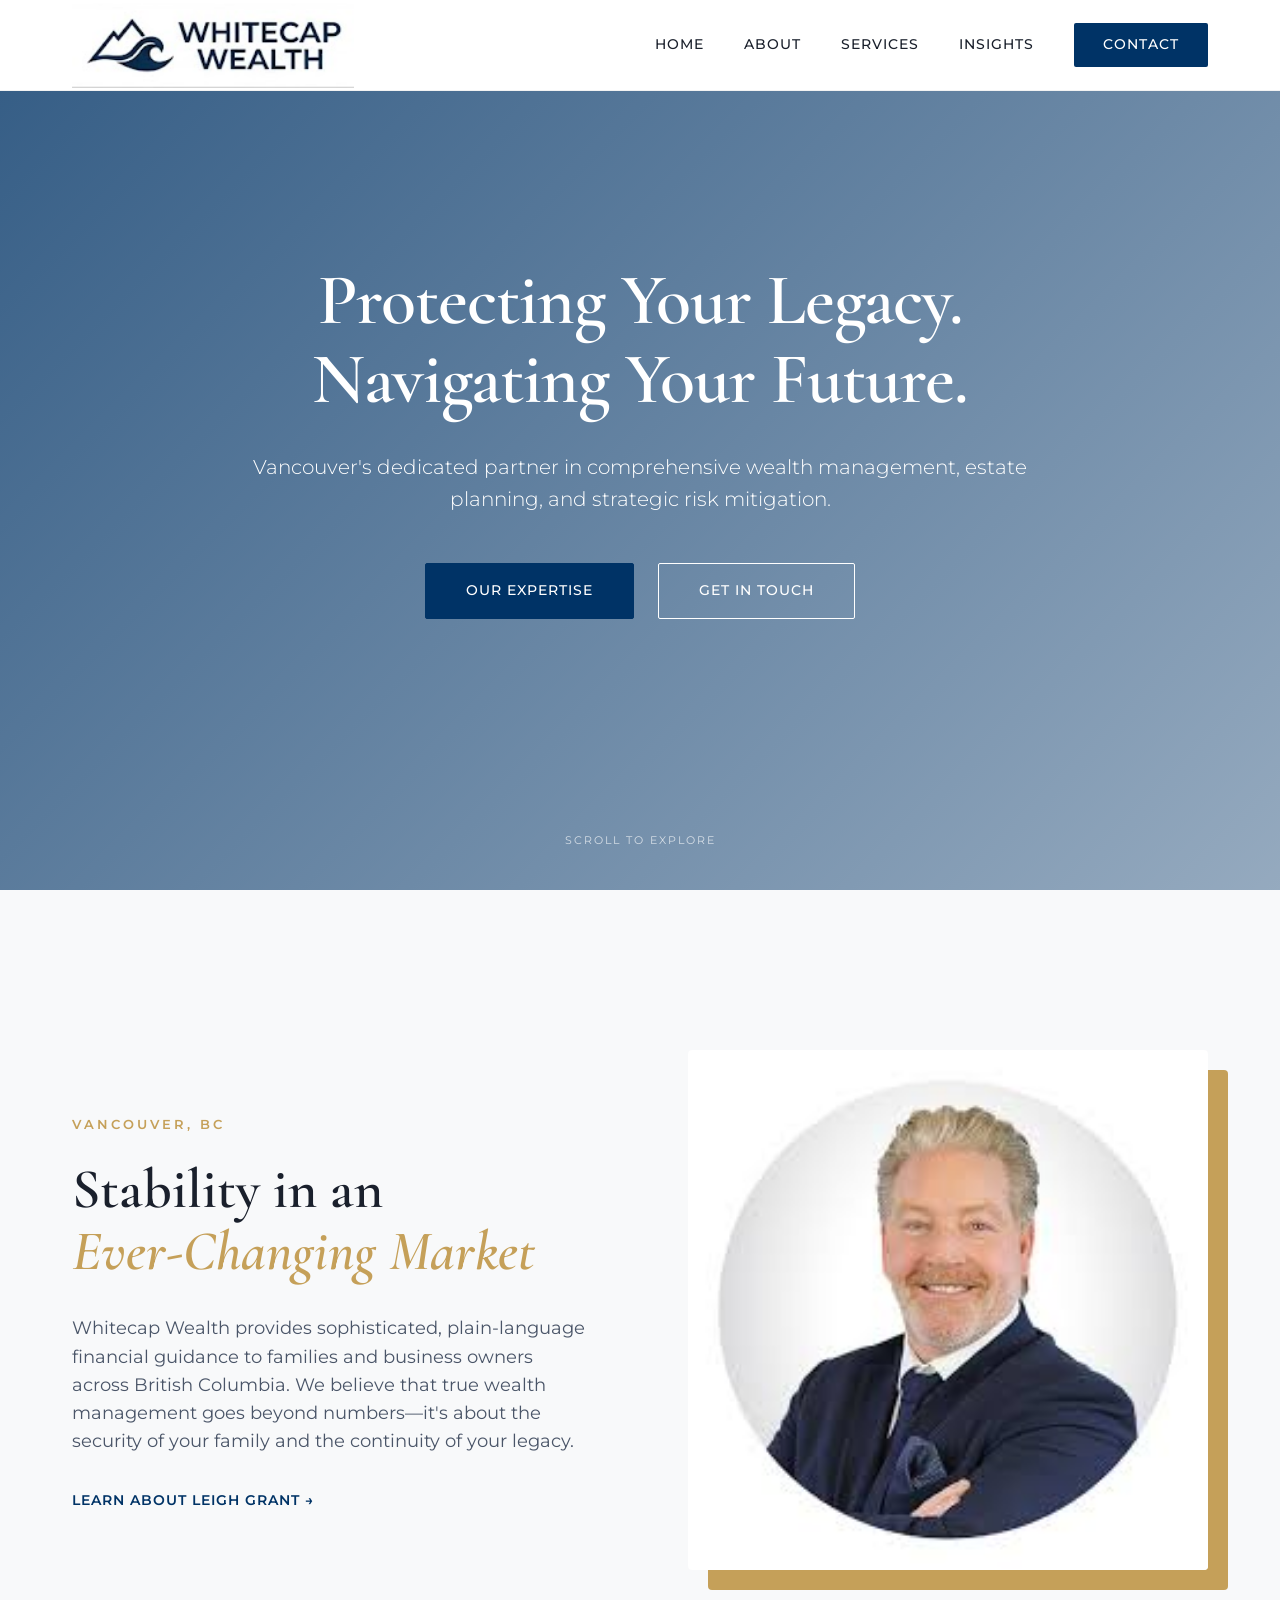
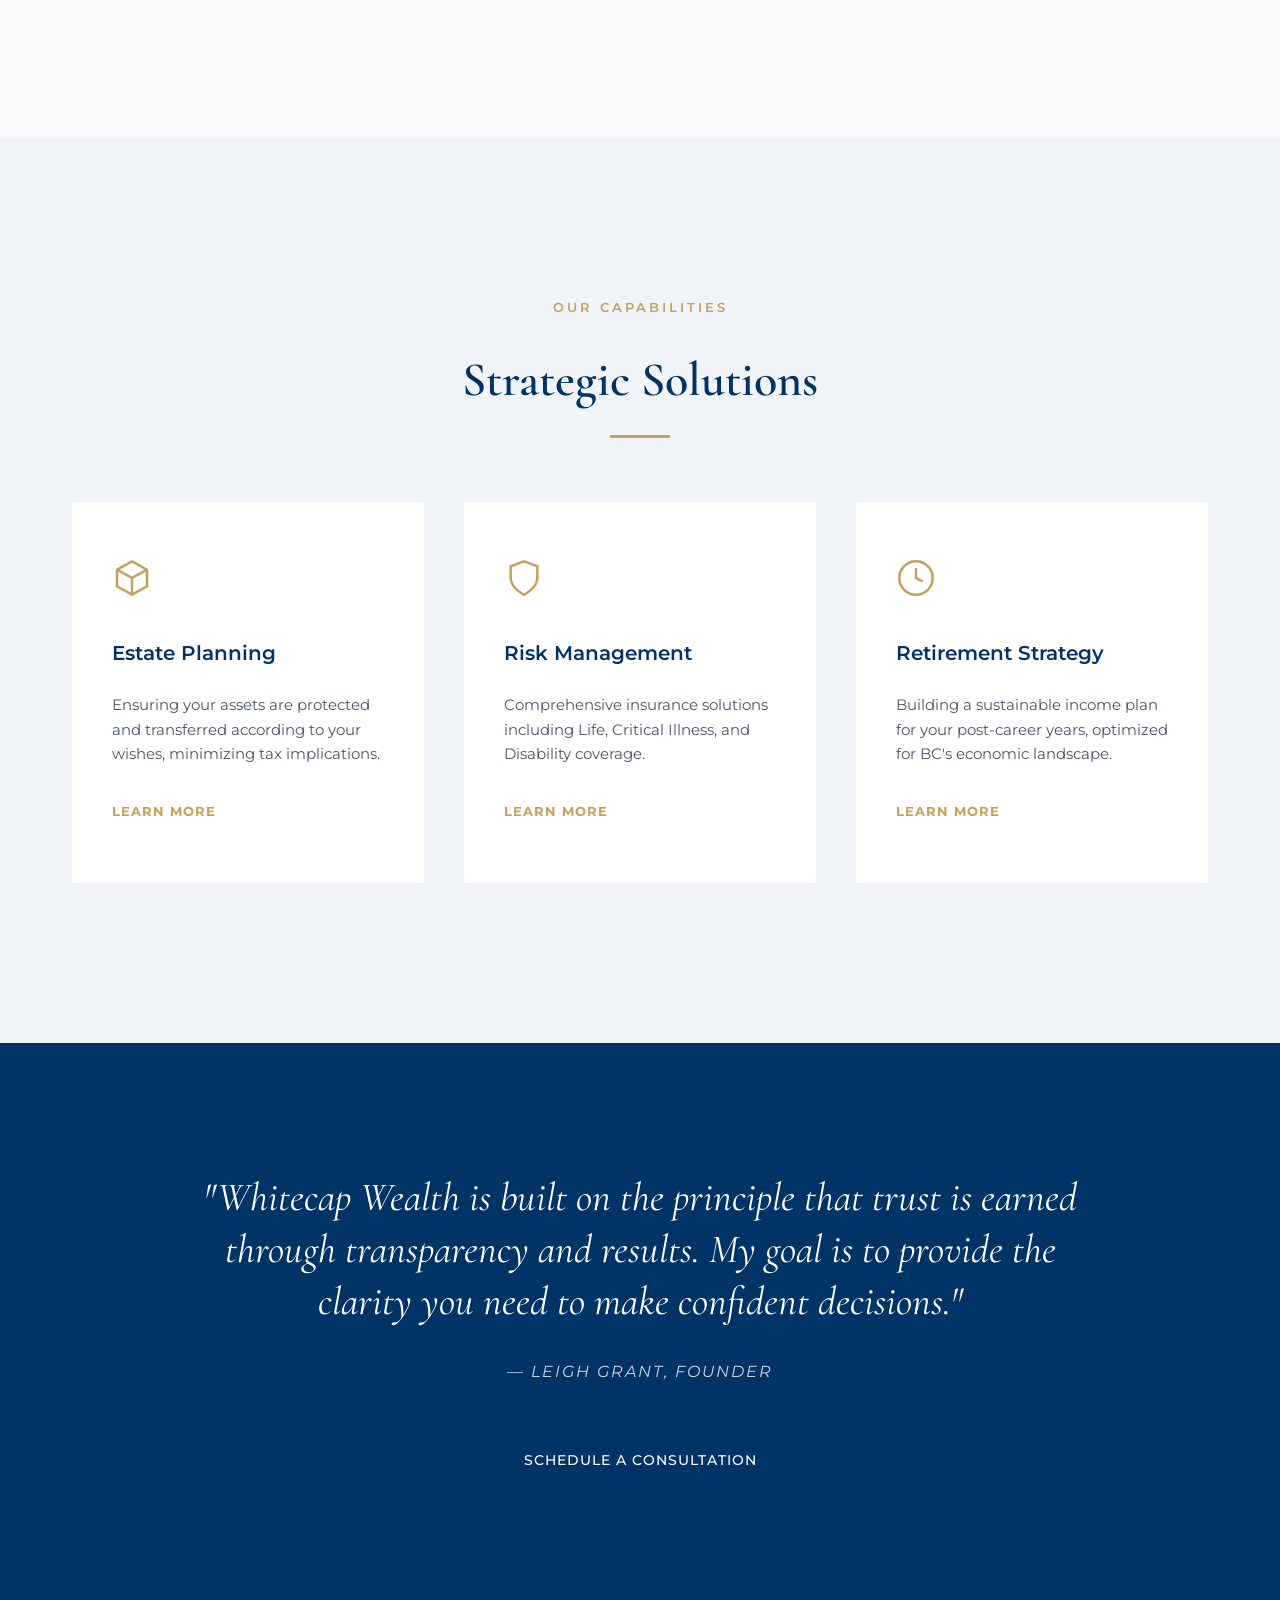
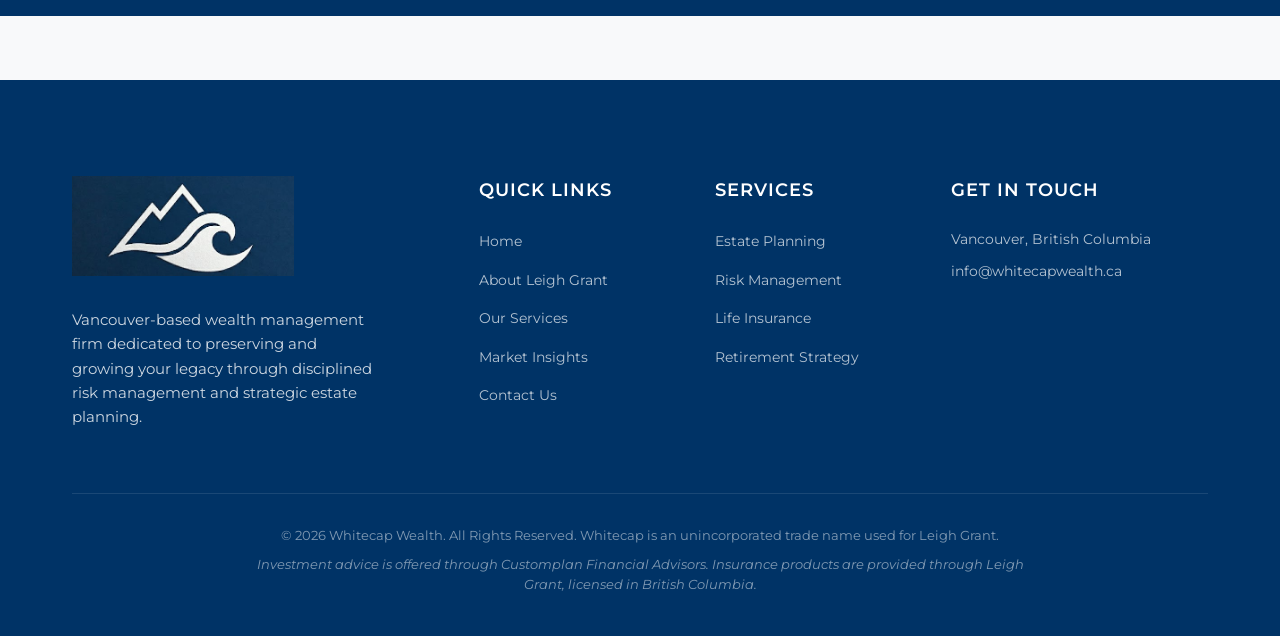
<file: index.html>
<!DOCTYPE html>
<html lang="en">
<head>
    <meta charset="UTF-8">
    <meta name="viewport" content="width=device-width, initial-scale=1.0">
    <title>Whitecap Wealth | Vancouver Wealth Management & Estate Planning</title>
    <meta name="description" content="Whitecap Wealth is a Vancouver-based wealth management firm specializing in estate planning and risk management for families and businesses. Led by Leigh Grant.">
    
    <!-- Google Fonts -->
    <link rel="preconnect" href="https://fonts.googleapis.com">
    <link rel="preconnect" href="https://fonts.gstatic.com" crossorigin>
    <link href="https://fonts.googleapis.com/css2?family=Cormorant+Garamond:wght@300;400;500;600;700&family=Montserrat:wght@300;400;500;600;700&display=swap" rel="stylesheet">
    
    <!-- Favicon -->
    <link rel="icon" type="image/svg+xml" href="assets/favicon.svg">
    
    <!-- Styles -->
    <link rel="stylesheet" href="css/global.css">
    <link rel="stylesheet" href="css/home.css">
</head>
<body>
    <div id="header-placeholder"></div>

    <main>
        <!-- Hero Section -->
        <section class="hero">
            <div class="hero-video-container">
                <!-- Using a high-quality placeholder for moving background - subtle waves -->
                <video autoplay muted loop playsinline id="hero-video">
                    <source src="https://assets.mixkit.co/videos/preview/mixkit-top-view-of-ocean-waves-1308-large.mp4" type="video/mp4">
                </video>
                <div class="hero-overlay"></div>
            </div>
            
            <div class="container hero-content">
                <h1 class="fade-in">Protecting Your Legacy.<br><span class="serif">Navigating Your Future.</span></h1>
                <p class="fade-in" style="animation-delay: 0.3s;">Vancouver's dedicated partner in comprehensive wealth management, estate planning, and strategic risk mitigation.</p>
                <div class="hero-btns fade-in" style="animation-delay: 0.6s;">
                    <a href="services.html" class="btn btn-primary">Our Expertise</a>
                    <a href="contact.html" class="btn btn-outline" style="color: white; border-color: white;">Get In Touch</a>
                </div>
            </div>

            <div class="hero-scroll-indicator">
                <div class="mouse"></div>
                <p>Scroll to explore</p>
            </div>
        </section>

        <!-- Intro Section -->
        <section class="intro section">
            <div class="container">
                <div class="intro-grid">
                    <div class="intro-text">
                        <span class="subtitle">Vancouver, BC</span>
                        <h2>Stability in an<br><span class="accent-text">Ever-Changing Market</span></h2>
                        <p>Whitecap Wealth provides sophisticated, plain-language financial guidance to families and business owners across British Columbia. We believe that true wealth management goes beyond numbers—it's about the security of your family and the continuity of your legacy.</p>
                        <a href="about.html" class="btn-text">Learn about Leigh Grant &rarr;</a>
                    </div>
                    <div class="intro-image">
                        <img src="assets/Leigh Grant.jpeg" alt="Leigh Grant - Whitecap Wealth" class="portrait">
                    </div>
                </div>
            </div>
        </section>

        <!-- Services Preview -->
        <section class="services-preview section">
            <div class="container">
                <div class="section-title">
                    <span class="subtitle">Our Capabilities</span>
                    <h2>Strategic Solutions</h2>
                    <div class="divider"></div>
                </div>

                <div class="services-grid">
                    <div class="service-card">
                        <div class="icon">
                            <svg width="40" height="40" viewBox="0 0 24 24" fill="none" stroke="currentColor" stroke-width="1.5">
                                <path d="M12 2L3 7v10l9 5 9-5V7l-9-5z"/>
                                <path d="M12 22V12"/>
                                <path d="M12 12l9-5"/>
                                <path d="M12 12L3 7"/>
                            </svg>
                        </div>
                        <h3>Estate Planning</h3>
                        <p>Ensuring your assets are protected and transferred according to your wishes, minimizing tax implications.</p>
                        <a href="services.html#estate" class="link">Learn More</a>
                    </div>

                    <div class="service-card">
                        <div class="icon">
                            <svg width="40" height="40" viewBox="0 0 24 24" fill="none" stroke="currentColor" stroke-width="1.5">
                                <path d="M12 22s8-4 8-10V5l-8-3-8 3v7c0 6 8 10 8 10z"/>
                            </svg>
                        </div>
                        <h3>Risk Management</h3>
                        <p>Comprehensive insurance solutions including Life, Critical Illness, and Disability coverage.</p>
                        <a href="services.html#risk" class="link">Learn More</a>
                    </div>

                    <div class="service-card">
                        <div class="icon">
                            <svg width="40" height="40" viewBox="0 0 24 24" fill="none" stroke="currentColor" stroke-width="1.5">
                                <circle cx="12" cy="12" r="10"/>
                                <path d="M12 6v6l4 2"/>
                            </svg>
                        </div>
                        <h3>Retirement Strategy</h3>
                        <p>Building a sustainable income plan for your post-career years, optimized for BC's economic landscape.</p>
                        <a href="services.html#retirement" class="link">Learn More</a>
                    </div>
                </div>
            </div>
        </section>

        <!-- Quote Section -->
        <section class="cta-section">
            <div class="container">
                <div class="cta-content">
                    <blockquote>
                        "Whitecap Wealth is built on the principle that trust is earned through transparency and results. My goal is to provide the clarity you need to make confident decisions."
                    </blockquote>
                    <cite>— Leigh Grant, Founder</cite>
                    <a href="contact.html" class="btn btn-primary" style="margin-top: 3rem;">Schedule a Consultation</a>
                </div>
            </div>
        </section>
    </main>

    <div id="footer-placeholder"></div>

    <!-- Scripts -->
    <script src="js/global.js"></script>
    <script src="js/home.js"></script>
</body>
</html>
</file>
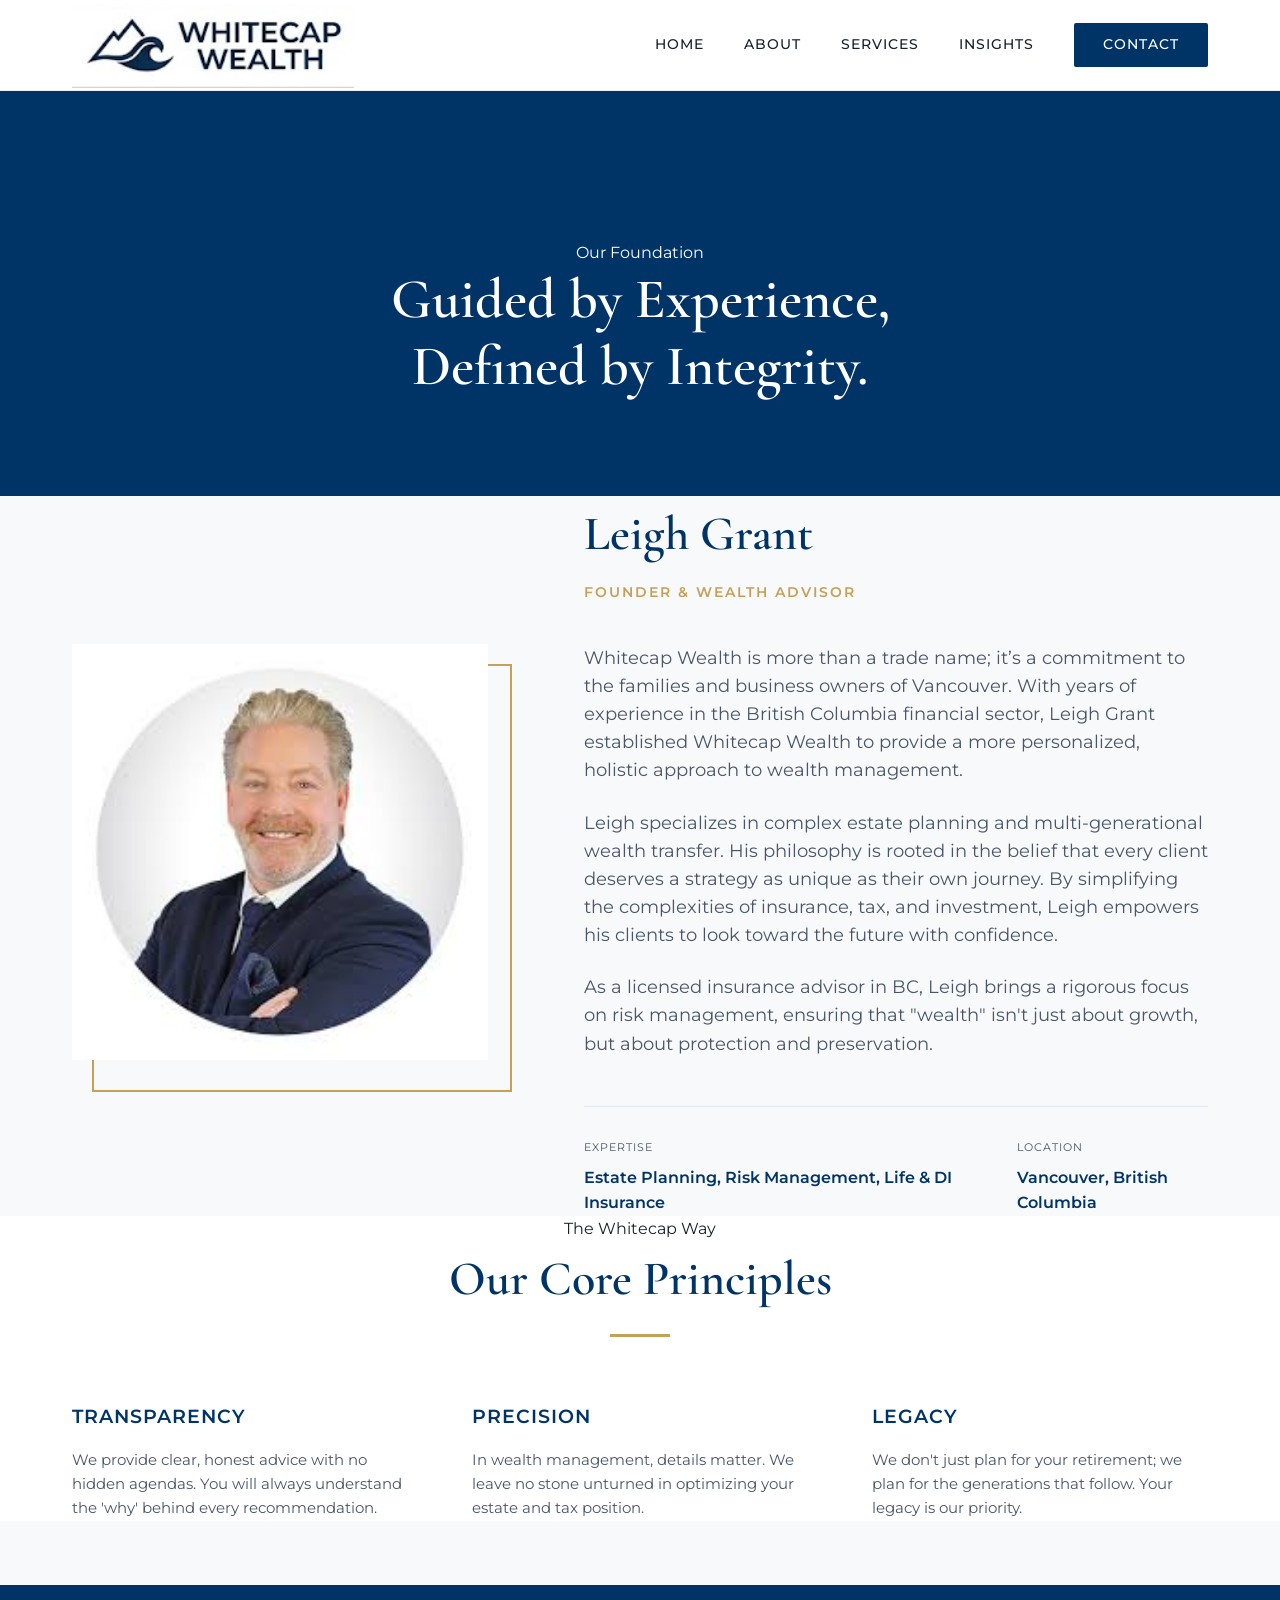
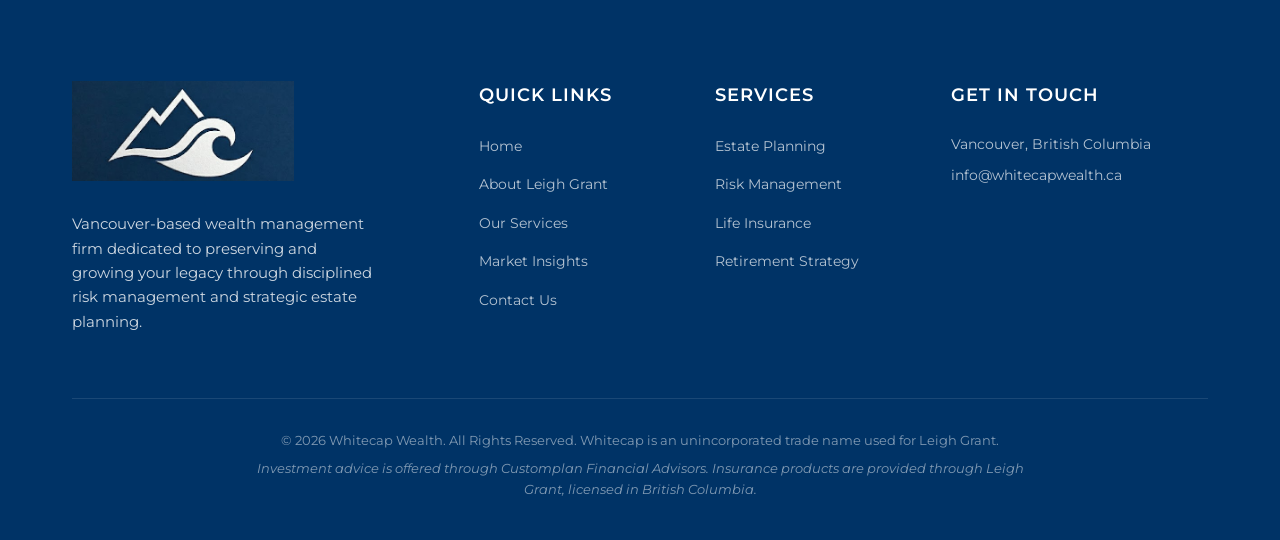
<file: about.html>
<!DOCTYPE html>
<html lang="en">
<head>
    <meta charset="UTF-8">
    <meta name="viewport" content="width=device-width, initial-scale=1.0">
    <title>About Leigh Grant | Whitecap Wealth</title>
    <link rel="preconnect" href="https://fonts.googleapis.com">
    <link rel="preconnect" href="https://fonts.gstatic.com" crossorigin>
    <link href="https://fonts.googleapis.com/css2?family=Cormorant+Garamond:wght@300;400;500;600;700&family=Montserrat:wght@300;400;500;600;700&display=swap" rel="stylesheet">
    <!-- Favicon -->
    <link rel="icon" type="image/svg+xml" href="assets/favicon.svg">
    
    <!-- Styles -->
    <link rel="stylesheet" href="css/global.css">
    <link rel="stylesheet" href="css/about.css">
</head>
<body>
    <div id="header-placeholder"></div>

    <main>
        <!-- Page Header -->
        <section class="page-header">
            <div class="container">
                <span class="subtitle">Our Foundation</span>
                <h1>Guided by Experience,<br><span class="serif">Defined by Integrity.</span></h1>
            </div>
        </section>

        <!-- Profile Section -->
        <section class="profile section">
            <div class="container">
                <div class="profile-grid">
                    <div class="profile-image">
                        <div class="image-wrapper">
                            <img src="assets/Leigh Grant.jpeg" alt="Leigh Grant" class="portrait-large">
                        </div>
                    </div>
                    <div class="profile-bio">
                        <h2>Leigh Grant</h2>
                        <span class="title">Founder & Wealth Advisor</span>
                        <div class="bio-content">
                            <p>Whitecap Wealth is more than a trade name; it’s a commitment to the families and business owners of Vancouver. With years of experience in the British Columbia financial sector, Leigh Grant established Whitecap Wealth to provide a more personalized, holistic approach to wealth management.</p>
                            <p>Leigh specializes in complex estate planning and multi-generational wealth transfer. His philosophy is rooted in the belief that every client deserves a strategy as unique as their own journey. By simplifying the complexities of insurance, tax, and investment, Leigh empowers his clients to look toward the future with confidence.</p>
                            <p>As a licensed insurance advisor in BC, Leigh brings a rigorous focus on risk management, ensuring that "wealth" isn't just about growth, but about protection and preservation.</p>
                        </div>
                        <div class="credentials">
                            <div class="credential-item">
                                <span class="label">Expertise</span>
                                <span class="value">Estate Planning, Risk Management, Life & DI Insurance</span>
                            </div>
                            <div class="credential-item">
                                <span class="label">Location</span>
                                <span class="value">Vancouver, British Columbia</span>
                            </div>
                        </div>
                    </div>
                </div>
            </div>
        </section>

        <!-- Values Section -->
        <section class="values section">
            <div class="container">
                <div class="section-title">
                    <span class="subtitle">The Whitecap Way</span>
                    <h2>Our Core Principles</h2>
                    <div class="divider"></div>
                </div>
                
                <div class="values-grid">
                    <div class="value-item">
                        <h3>Transparency</h3>
                        <p>We provide clear, honest advice with no hidden agendas. You will always understand the 'why' behind every recommendation.</p>
                    </div>
                    <div class="value-item">
                        <h3>Precision</h3>
                        <p>In wealth management, details matter. We leave no stone unturned in optimizing your estate and tax position.</p>
                    </div>
                    <div class="value-item">
                        <h3>Legacy</h3>
                        <p>We don't just plan for your retirement; we plan for the generations that follow. Your legacy is our priority.</p>
                    </div>
                </div>
            </div>
        </section>
    </main>

    <div id="footer-placeholder"></div>

    <script src="js/global.js"></script>
</body>
</html>
</file>
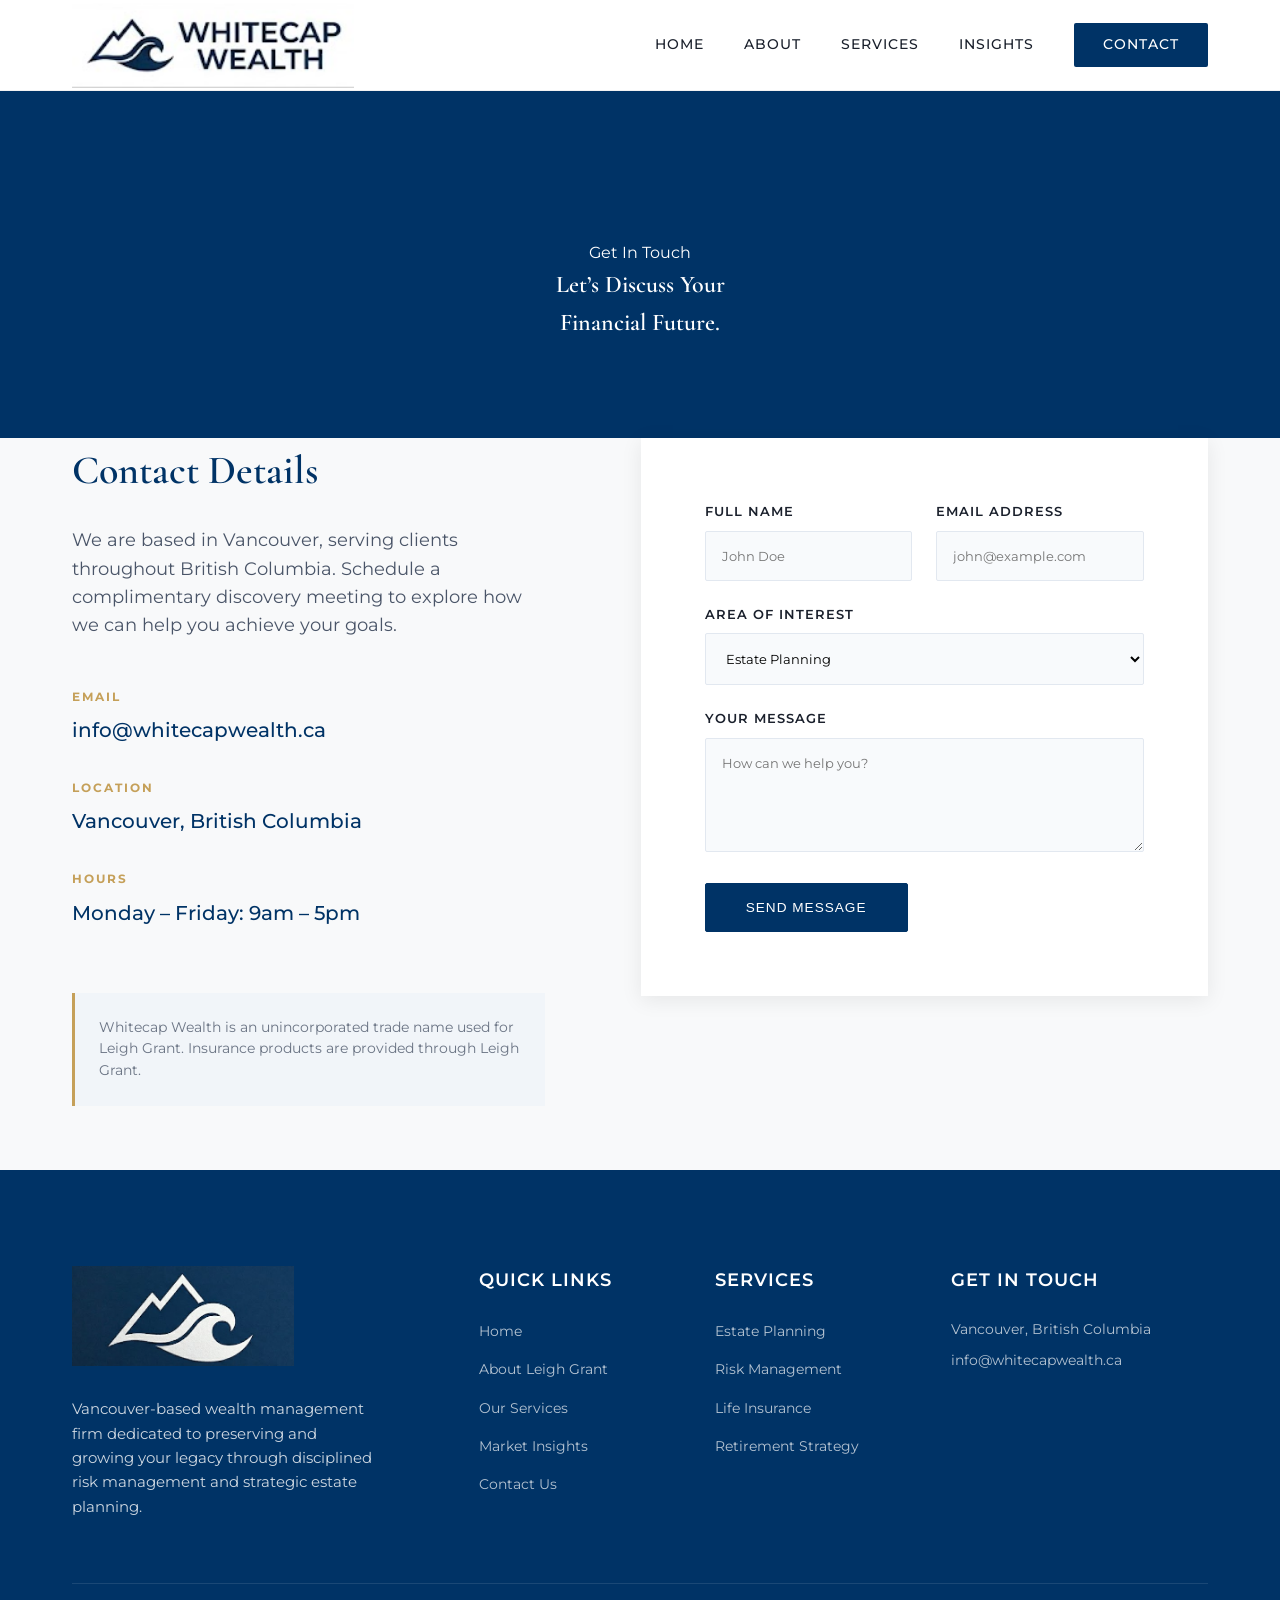
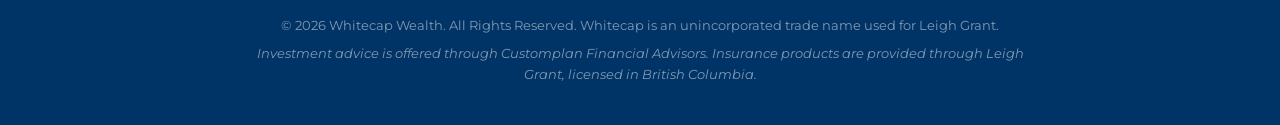
<file: contact.html>
<!DOCTYPE html>
<html lang="en">
<head>
    <meta charset="UTF-8">
    <meta name="viewport" content="width=device-width, initial-scale=1.0">
    <title>Contact Us | Whitecap Wealth</title>
    <link rel="preconnect" href="https://fonts.googleapis.com">
    <link rel="preconnect" href="https://fonts.gstatic.com" crossorigin>
    <link href="https://fonts.googleapis.com/css2?family=Cormorant+Garamond:wght@300;400;500;600;700&family=Montserrat:wght@300;400;500;600;700&display=swap" rel="stylesheet">
    <!-- Favicon -->
    <link rel="icon" type="image/svg+xml" href="assets/favicon.svg">
    
    <link rel="stylesheet" href="css/global.css">
    <link rel="stylesheet" href="css/contact.css">
</head>
<body>
    <div id="header-placeholder"></div>

    <main>
        <section class="page-header">
            <div class="container">
                <span class="subtitle">Get In Touch</span>
                <h1>Let’s Discuss Your<br><span class="serif">Financial Future.</span></h1>
            </div>
        </section>

        <section class="contact-section section">
            <div class="container">
                <div class="contact-grid">
                    <div class="contact-info">
                        <h2>Contact Details</h2>
                        <p>We are based in Vancouver, serving clients throughout British Columbia. Schedule a complimentary discovery meeting to explore how we can help you achieve your goals.</p>
                        
                        <div class="info-items">
                            <div class="info-item">
                                <span class="label">Email</span>
                                <span class="value"><a href="mailto:info@whitecapwealth.ca">info@whitecapwealth.ca</a></span>
                            </div>
                            <div class="info-item">
                                <span class="label">Location</span>
                                <span class="value">Vancouver, British Columbia</span>
                            </div>
                            <div class="info-item">
                                <span class="label">Hours</span>
                                <span class="value">Monday – Friday: 9am – 5pm</span>
                            </div>
                        </div>

                        <div class="compliance-note">
                            <p>Whitecap Wealth is an unincorporated trade name used for Leigh Grant. Insurance products are provided through Leigh Grant.</p>
                        </div>
                    </div>

                    <div class="contact-form-container">
                        <form id="contact-form">
                            <div class="form-row">
                                <div class="form-group">
                                    <label for="name">Full Name</label>
                                    <input type="text" id="name" name="name" placeholder="John Doe" required>
                                </div>
                                <div class="form-group">
                                    <label for="email">Email Address</label>
                                    <input type="email" id="email" name="email" placeholder="john@example.com" required>
                                </div>
                            </div>
                            <div class="form-group">
                                <label for="interest">Area of Interest</label>
                                <select id="interest" name="interest">
                                    <option value="estate">Estate Planning</option>
                                    <option value="risk">Risk Management / Insurance</option>
                                    <option value="retirement">Retirement Planning</option>
                                    <option value="other">Other Inquiry</option>
                                </select>
                            </div>
                            <div class="form-group">
                                <label for="message">Your Message</label>
                                <textarea id="message" name="message" rows="5" placeholder="How can we help you?" required></textarea>
                            </div>
                            <button type="submit" class="btn btn-primary">Send Message</button>
                        </form>
                    </div>
                </div>
            </div>
        </section>
    </main>

    <div id="footer-placeholder"></div>

    <script src="js/global.js"></script>
</body>
</html>
</file>
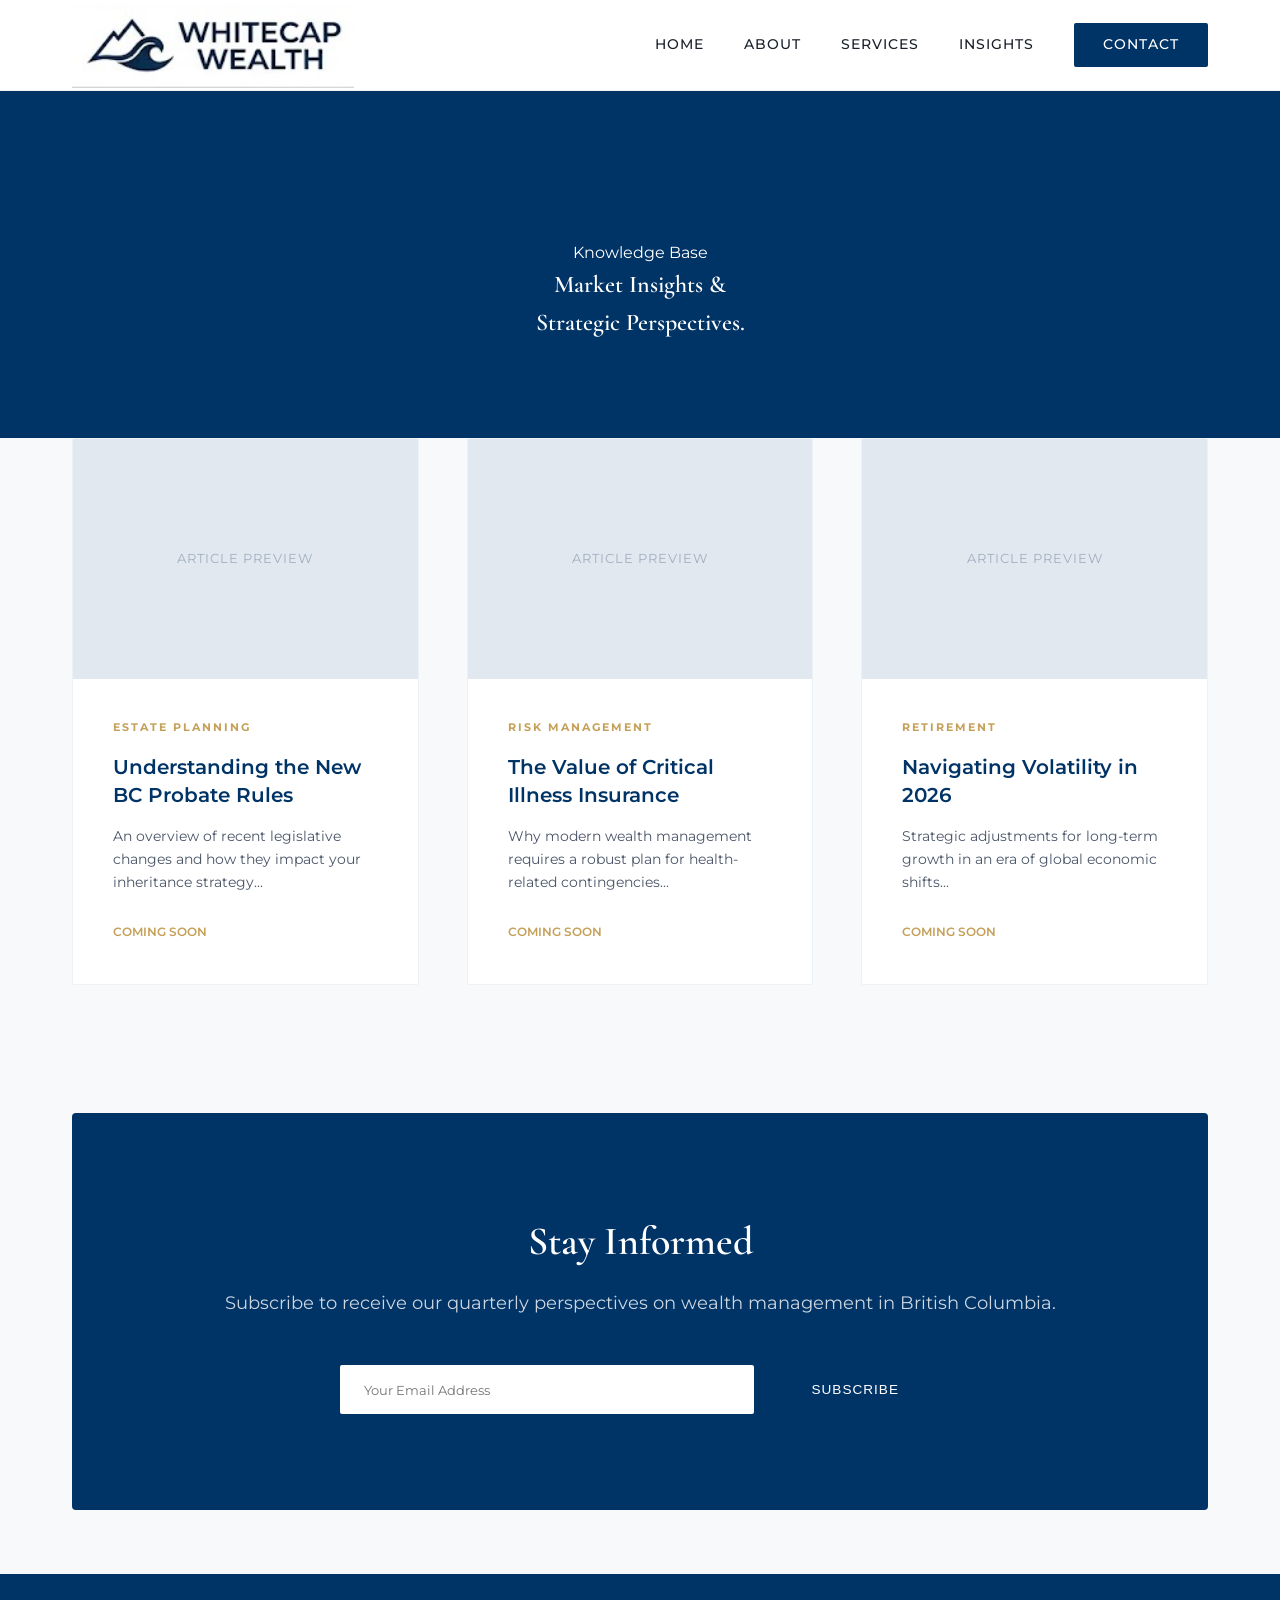
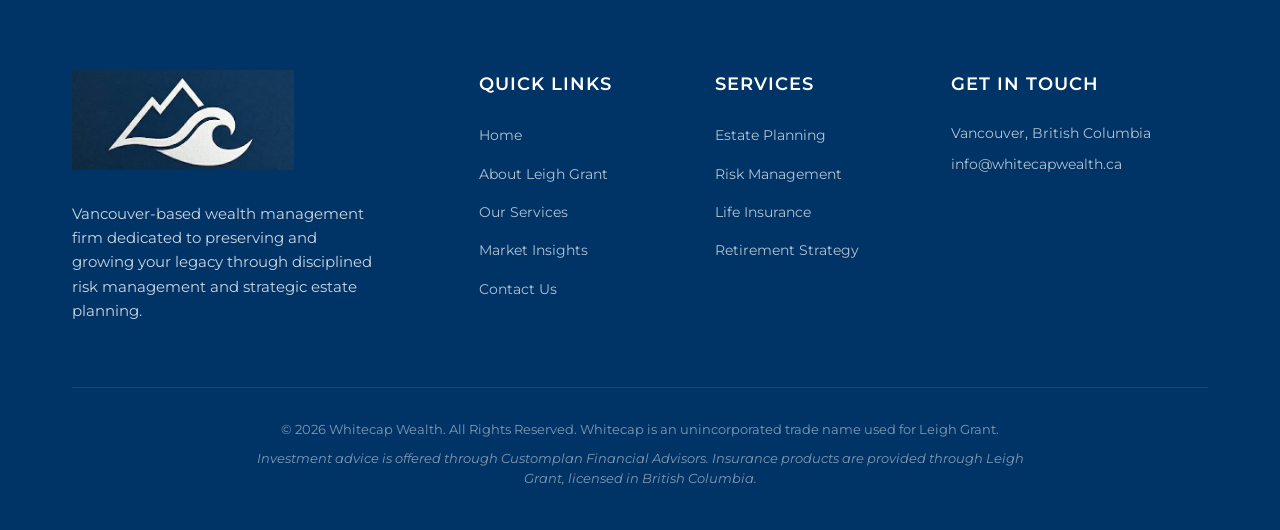
<file: insights.html>
<!DOCTYPE html>
<html lang="en">
<head>
    <meta charset="UTF-8">
    <meta name="viewport" content="width=device-width, initial-scale=1.0">
    <title>Insights | Whitecap Wealth</title>
    <link rel="preconnect" href="https://fonts.googleapis.com">
    <link rel="preconnect" href="https://fonts.gstatic.com" crossorigin>
    <link href="https://fonts.googleapis.com/css2?family=Cormorant+Garamond:wght@300;400;500;600;700&family=Montserrat:wght@300;400;500;600;700&display=swap" rel="stylesheet">
    <!-- Favicon -->
    <link rel="icon" type="image/svg+xml" href="assets/favicon.svg">
    
    <link rel="stylesheet" href="css/global.css">
    <link rel="stylesheet" href="css/insights.css">
</head>
<body>
    <div id="header-placeholder"></div>

    <main>
        <section class="page-header">
            <div class="container">
                <span class="subtitle">Knowledge Base</span>
                <h1>Market Insights &<br><span class="serif">Strategic Perspectives.</span></h1>
            </div>
        </section>

        <section class="insights-grid-section section">
            <div class="container">
                <div class="insights-grid">
                    <!-- Template Card 1 -->
                    <article class="insight-card">
                        <div class="card-image placeholder"></div>
                        <div class="card-content">
                            <span class="category">Estate Planning</span>
                            <h3>Understanding the New BC Probate Rules</h3>
                            <p>An overview of recent legislative changes and how they impact your inheritance strategy...</p>
                            <span class="date">Coming Soon</span>
                        </div>
                    </article>

                    <!-- Template Card 2 -->
                    <article class="insight-card">
                        <div class="card-image placeholder"></div>
                        <div class="card-content">
                            <span class="category">Risk Management</span>
                            <h3>The Value of Critical Illness Insurance</h3>
                            <p>Why modern wealth management requires a robust plan for health-related contingencies...</p>
                            <span class="date">Coming Soon</span>
                        </div>
                    </article>

                    <!-- Template Card 3 -->
                    <article class="insight-card">
                        <div class="card-image placeholder"></div>
                        <div class="card-content">
                            <span class="category">Retirement</span>
                            <h3>Navigating Volatility in 2026</h3>
                            <p>Strategic adjustments for long-term growth in an era of global economic shifts...</p>
                            <span class="date">Coming Soon</span>
                        </div>
                    </article>
                </div>

                <div class="newsletter-box">
                    <h3>Stay Informed</h3>
                    <p>Subscribe to receive our quarterly perspectives on wealth management in British Columbia.</p>
                    <form class="newsletter-form">
                        <input type="email" placeholder="Your Email Address" required>
                        <button type="submit" class="btn btn-primary">Subscribe</button>
                    </form>
                </div>
            </div>
        </section>
    </main>

    <div id="footer-placeholder"></div>

    <script src="js/global.js"></script>
</body>
</html>
</file>
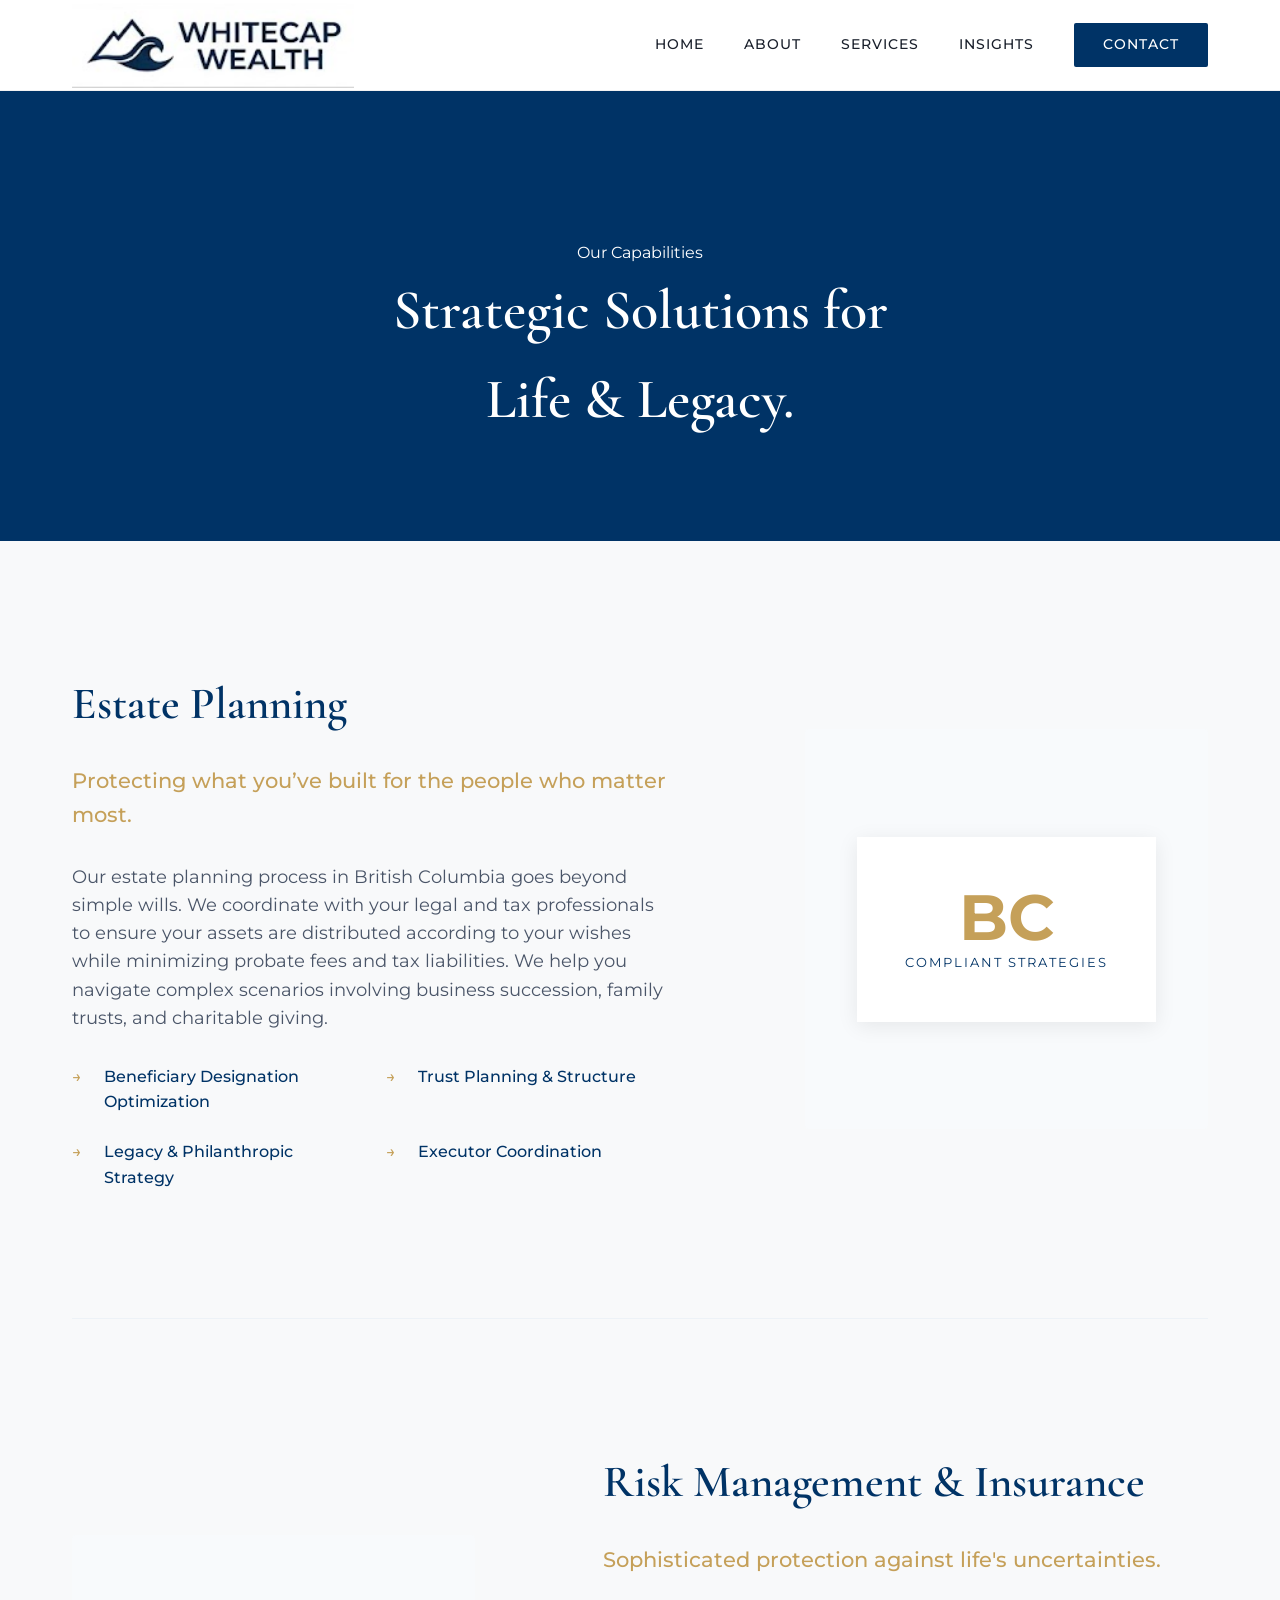
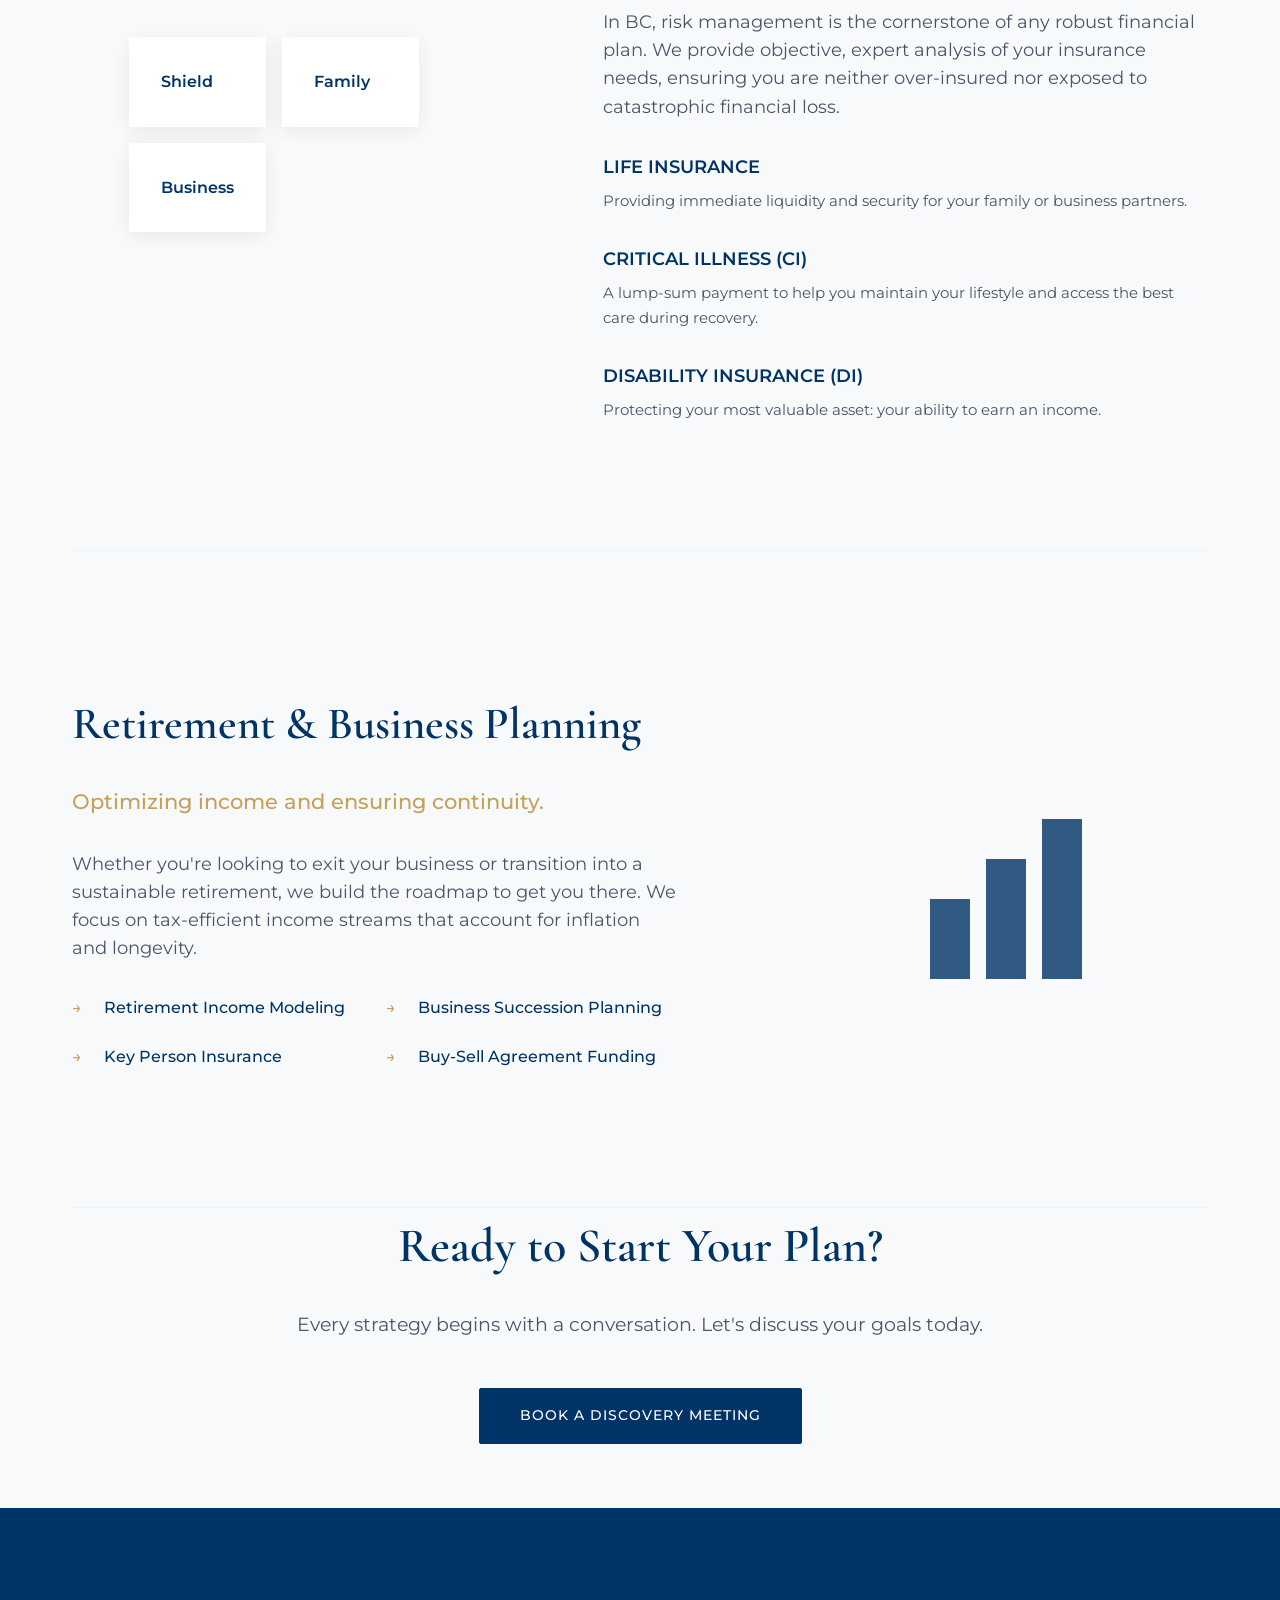
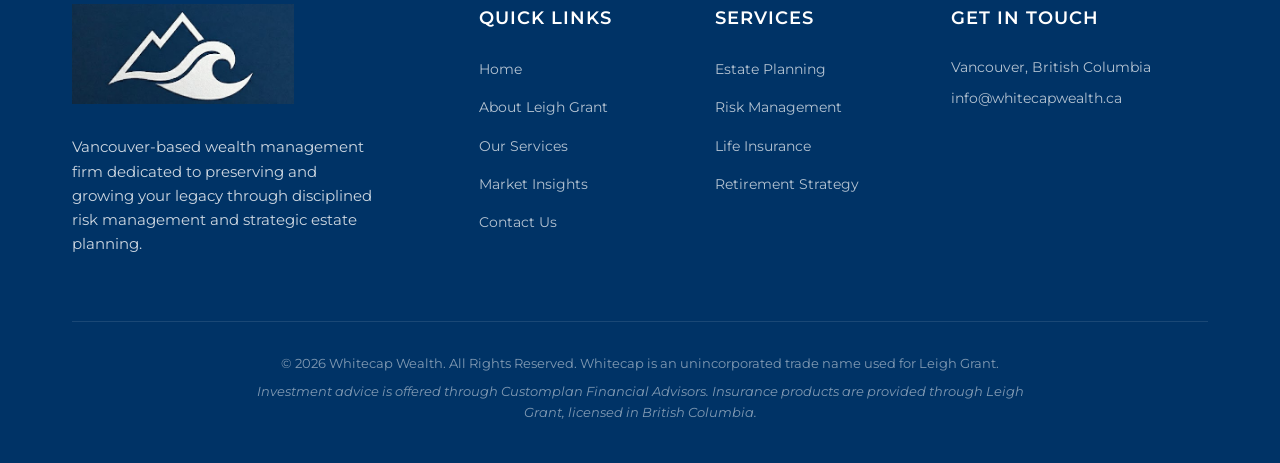
<file: services.html>
<!DOCTYPE html>
<html lang="en">
<head>
    <meta charset="UTF-8">
    <meta name="viewport" content="width=device-width, initial-scale=1.0">
    <title>Services | Whitecap Wealth</title>
    <link rel="preconnect" href="https://fonts.googleapis.com">
    <link rel="preconnect" href="https://fonts.gstatic.com" crossorigin>
    <link href="https://fonts.googleapis.com/css2?family=Cormorant+Garamond:wght@300;400;500;600;700&family=Montserrat:wght@300;400;500;600;700&display=swap" rel="stylesheet">
    <!-- Favicon -->
    <link rel="icon" type="image/svg+xml" href="assets/favicon.svg">
    
    <link rel="stylesheet" href="css/global.css">
    <link rel="stylesheet" href="css/services.css">
</head>
<body>
    <div id="header-placeholder"></div>

    <main>
        <!-- Page Header -->
        <section class="page-header">
            <div class="container">
                <span class="subtitle">Our Capabilities</span>
                <h1>Strategic Solutions for<br><span class="serif">Life & Legacy.</span></h1>
            </div>
        </section>

        <!-- Main Services -->
        <section class="services-detail section">
            <div class="container">
                
                <!-- Estate Planning -->
                <div class="service-row" id="estate">
                    <div class="service-content">
                        <h2>Estate Planning</h2>
                        <p class="lead">Protecting what you’ve built for the people who matter most.</p>
                        <p>Our estate planning process in British Columbia goes beyond simple wills. We coordinate with your legal and tax professionals to ensure your assets are distributed according to your wishes while minimizing probate fees and tax liabilities. We help you navigate complex scenarios involving business succession, family trusts, and charitable giving.</p>
                        <ul class="feature-list">
                            <li>Beneficiary Designation Optimization</li>
                            <li>Trust Planning & Structure</li>
                            <li>Legacy & Philanthropic Strategy</li>
                            <li>Executor Coordination</li>
                        </ul>
                    </div>
                    <div class="service-visual">
                        <div class="stat-box">
                            <span class="stat-number">BC</span>
                            <span class="stat-text">Compliant Strategies</span>
                        </div>
                    </div>
                </div>

                <!-- Risk Management -->
                <div class="service-row reverse" id="risk">
                    <div class="service-content">
                        <h2>Risk Management & Insurance</h2>
                        <p class="lead">Sophisticated protection against life's uncertainties.</p>
                        <p>In BC, risk management is the cornerstone of any robust financial plan. We provide objective, expert analysis of your insurance needs, ensuring you are neither over-insured nor exposed to catastrophic financial loss.</p>
                        <div class="insurance-types">
                            <div class="type-item">
                                <h3>Life Insurance</h3>
                                <p>Providing immediate liquidity and security for your family or business partners.</p>
                            </div>
                            <div class="type-item">
                                <h3>Critical Illness (CI)</h3>
                                <p>A lump-sum payment to help you maintain your lifestyle and access the best care during recovery.</p>
                            </div>
                            <div class="type-item">
                                <h3>Disability Insurance (DI)</h3>
                                <p>Protecting your most valuable asset: your ability to earn an income.</p>
                            </div>
                        </div>
                    </div>
                    <div class="service-visual">
                        <!-- Visual placeholder -->
                        <div class="icon-grid">
                            <div class="mini-icon">Shield</div>
                            <div class="mini-icon">Family</div>
                            <div class="mini-icon">Business</div>
                        </div>
                    </div>
                </div>

                <!-- Retirement & Business -->
                <div class="service-row" id="retirement">
                    <div class="service-content">
                        <h2>Retirement & Business Planning</h2>
                        <p class="lead">Optimizing income and ensuring continuity.</p>
                        <p>Whether you're looking to exit your business or transition into a sustainable retirement, we build the roadmap to get you there. We focus on tax-efficient income streams that account for inflation and longevity.</p>
                        <ul class="feature-list">
                            <li>Retirement Income Modeling</li>
                            <li>Business Succession Planning</li>
                            <li>Key Person Insurance</li>
                            <li>Buy-Sell Agreement Funding</li>
                        </ul>
                    </div>
                    <div class="service-visual">
                        <div class="chart-placeholder">
                            <div class="bar" style="height: 40%"></div>
                            <div class="bar" style="height: 60%"></div>
                            <div class="bar" style="height: 80%"></div>
                        </div>
                    </div>
                </div>

            </div>
        </section>

        <!-- CTA -->
        <section class="services-cta section">
            <div class="container">
                <h2>Ready to Start Your Plan?</h2>
                <p>Every strategy begins with a conversation. Let's discuss your goals today.</p>
                <a href="contact.html" class="btn btn-primary">Book a Discovery Meeting</a>
            </div>
        </section>
    </main>

    <div id="footer-placeholder"></div>

    <script src="js/global.js"></script>
</body>
</html>
</file>
<file: css/global.css>
/* Global Design System for Whitecap Wealth */
:root {
    --primary: #003366;
    --primary-light: #004080;
    --accent: #C5A059;
    --accent-light: #D4AF37;
    --bg-light: #F8F9FA;
    --text-dark: #1A202C;
    --text-muted: #4A5568;
    --white: #FFFFFF;
    --glass: rgba(255, 255, 255, 0.9);
    --transition: all 0.3s cubic-bezier(0.4, 0, 0.2, 1);
    --shadow: 0 4px 20px rgba(0, 0, 0, 0.08);
}

* {
    margin: 0;
    padding: 0;
    box-sizing: border-box;
}

body {
    font-family: 'Montserrat', sans-serif;
    line-height: 1.6;
    color: var(--text-dark);
    background-color: var(--bg-light);
    overflow-x: hidden;
}

h1, h2, h3, h4, .serif {
    font-family: 'Cormorant Garamond', serif;
    font-weight: 600;
}

a {
    text-decoration: none;
    color: inherit;
    transition: var(--transition);
}

ul {
    list-style: none;
}

.container {
    max-width: 1200px;
    margin: 0 auto;
    padding: 0 2rem;
}

/* Header/Footer Shared Styles */
#header-placeholder {
    position: fixed;
    top: 0;
    width: 100%;
    z-index: 1000;
}

main {
    padding-top: 80px; /* Space for fixed header */
}

/* Common Components */
.btn {
    display: inline-block;
    padding: 1rem 2.5rem;
    border-radius: 2px;
    font-weight: 500;
    text-transform: uppercase;
    letter-spacing: 1px;
    font-size: 0.85rem;
    transition: var(--transition);
    cursor: pointer;
}

.btn-primary {
    background: var(--primary);
    color: var(--white);
    border: 1px solid var(--primary);
}

.btn-primary:hover {
    background: var(--primary-light);
    transform: translateY(-2px);
}

.btn-outline {
    background: transparent;
    color: var(--primary);
    border: 1px solid var(--primary);
}

.btn-outline:hover {
    background: var(--primary);
    color: var(--white);
}

.section-title {
    text-align: center;
    margin-bottom: 4rem;
}

.section-title h2 {
    font-size: 3rem;
    color: var(--primary);
    margin-bottom: 1rem;
}

.section-title .divider {
    width: 60px;
    height: 3px;
    background: var(--accent);
    margin: 0 auto;
}

/* Animations */
@keyframes fadeInUp {
    from {
        opacity: 0;
        transform: translateY(30px);
    }
    to {
        opacity: 1;
        transform: translateY(0);
    }
}

.fade-in {
    animation: fadeInUp 1s ease-out forwards;
}

/* Mobile Optimizations */
@media (max-width: 768px) {
    .container {
        padding: 0 1.5rem;
    }
    .section-title h2 {
        font-size: 2.2rem;
    }
}
</file>
<file: css/home.css>
/* Home Page Specific Styles */

.hero {
    position: relative;
    height: 100vh;
    width: 100%;
    display: flex;
    align-items: center;
    justify-content: center;
    overflow: hidden;
    color: var(--white);
    margin-top: -90px; /* Offset for header so it's transparent on hero */
}

.hero-video-container {
    position: absolute;
    top: 0;
    left: 0;
    width: 100%;
    height: 100%;
    z-index: -1;
}

#hero-video {
    width: 100%;
    height: 100%;
    object-fit: cover;
}

.hero-overlay {
    position: absolute;
    top: 0;
    left: 0;
    width: 100%;
    height: 100%;
    background: linear-gradient(135deg, rgba(0, 51, 102, 0.8) 0%, rgba(0, 51, 102, 0.4) 100%);
}

.hero-content {
    text-align: center;
    max-width: 900px;
}

.hero-content h1 {
    font-size: 4.5rem;
    line-height: 1.1;
    margin-bottom: 2rem;
    letter-spacing: -1px;
}

.hero-content p {
    font-size: 1.25rem;
    font-weight: 300;
    margin-bottom: 3rem;
    opacity: 0.9;
}

.hero-btns {
    display: flex;
    gap: 1.5rem;
    justify-content: center;
}

.hero-scroll-indicator {
    position: absolute;
    bottom: 40px;
    left: 50%;
    transform: translateX(-50%);
    text-align: center;
}

.hero-scroll-indicator p {
    font-size: 0.7rem;
    text-transform: uppercase;
    letter-spacing: 2px;
    margin-top: 10px;
    opacity: 0.7;
}

/* Section Common */
.section {
    padding: 10rem 0;
}

.subtitle {
    display: block;
    color: var(--accent);
    font-size: 0.8rem;
    text-transform: uppercase;
    letter-spacing: 3px;
    font-weight: 600;
    margin-bottom: 1.5rem;
}

/* Intro Section */
.intro-grid {
    display: grid;
    grid-template-columns: 1fr 1fr;
    gap: 6rem;
    align-items: center;
}

.intro-text h2 {
    font-size: 3.5rem;
    line-height: 1.1;
    margin-bottom: 2rem;
}

.intro-text .accent-text {
    font-style: italic;
    color: var(--accent);
}

.intro-text p {
    font-size: 1.1rem;
    color: var(--text-muted);
    margin-bottom: 2rem;
}

.btn-text {
    font-weight: 600;
    text-transform: uppercase;
    font-size: 0.85rem;
    letter-spacing: 1px;
    color: var(--primary);
}

.portrait {
    width: 100%;
    border-radius: 4px;
    box-shadow: 20px 20px 0px var(--accent);
}

/* Services Preview */
.services-preview {
    background: #f0f4f8;
}

.services-grid {
    display: grid;
    grid-template-columns: repeat(3, 1fr);
    gap: 2.5rem;
}

.service-card {
    background: var(--white);
    padding: 3.5rem 2.5rem;
    border-radius: 2px;
    transition: var(--transition);
    border-bottom: 3px solid transparent;
}

.service-card:hover {
    transform: translateY(-10px);
    border-bottom-color: var(--accent);
    box-shadow: var(--shadow);
}

.service-card .icon {
    color: var(--accent);
    margin-bottom: 2rem;
}

.service-card h3 {
    font-family: 'Montserrat', sans-serif;
    font-size: 1.25rem;
    font-weight: 600;
    margin-bottom: 1.5rem;
    color: var(--primary);
}

.service-card p {
    font-size: 0.95rem;
    color: var(--text-muted);
    margin-bottom: 2rem;
}

.service-card .link {
    font-size: 0.8rem;
    font-weight: 700;
    text-transform: uppercase;
    letter-spacing: 1px;
    color: var(--accent);
}

/* CTA Section */
.cta-section {
    background: var(--primary);
    color: var(--white);
    padding: 8rem 0;
    text-align: center;
}

.cta-content blockquote {
    font-family: 'Cormorant Garamond', serif;
    font-size: 2.5rem;
    line-height: 1.3;
    max-width: 900px;
    margin: 0 auto 2rem;
    font-style: italic;
}

.cta-content cite {
    display: block;
    font-size: 1rem;
    text-transform: uppercase;
    letter-spacing: 2px;
    opacity: 0.8;
}

/* Mobile Optimizations */
@media (max-width: 992px) {
    .hero-content h1 { font-size: 3.5rem; }
    .intro-grid { grid-template-columns: 1fr; gap: 4rem; }
    .services-grid { grid-template-columns: 1fr 1fr; }
}

@media (max-width: 768px) {
    .hero-content h1 { font-size: 2.8rem; }
    .hero-btns { flex-direction: column; padding: 0 2rem; }
    .intro-text h2 { font-size: 2.5rem; }
    .services-grid { grid-template-columns: 1fr; }
    .cta-content blockquote { font-size: 1.8rem; }
}
</file>
<file: css/about.css>
/* About Page Styles */

.page-header {
    background: var(--primary);
    color: var(--white);
    padding: 10rem 0 6rem;
    text-align: center;
}

.page-header h1 {
    font-size: 3.5rem;
    line-height: 1.2;
}

.profile-grid {
    display: grid;
    grid-template-columns: 1fr 1.5fr;
    gap: 6rem;
    align-items: center;
}

.image-wrapper {
    position: relative;
}

.image-wrapper::after {
    content: '';
    position: absolute;
    top: 20px;
    left: 20px;
    width: 100%;
    height: 100%;
    border: 2px solid var(--accent);
    z-index: -1;
}

.portrait-large {
    width: 100%;
    border-radius: 2px;
}

.profile-bio h2 {
    font-size: 3rem;
    color: var(--primary);
    margin-bottom: 0.5rem;
}

.profile-bio .title {
    display: block;
    color: var(--accent);
    font-weight: 600;
    text-transform: uppercase;
    letter-spacing: 2px;
    margin-bottom: 2.5rem;
    font-size: 0.9rem;
}

.bio-content p {
    font-size: 1.1rem;
    color: var(--text-muted);
    margin-bottom: 1.5rem;
}

.credentials {
    margin-top: 3rem;
    padding-top: 2rem;
    border-top: 1px solid #e2e8f0;
    display: flex;
    gap: 4rem;
}

.credential-item .label {
    display: block;
    font-size: 0.7rem;
    text-transform: uppercase;
    color: var(--text-muted);
    letter-spacing: 1px;
    margin-bottom: 0.5rem;
}

.credential-item .value {
    font-weight: 600;
    color: var(--primary);
}

.values {
    background: var(--white);
}

.values-grid {
    display: grid;
    grid-template-columns: repeat(3, 1fr);
    gap: 4rem;
}

.value-item h3 {
    font-family: 'Montserrat', sans-serif;
    color: var(--primary);
    font-size: 1.2rem;
    margin-bottom: 1rem;
    text-transform: uppercase;
    letter-spacing: 1px;
}

.value-item p {
    color: var(--text-muted);
    font-size: 0.95rem;
}

@media (max-width: 992px) {
    .profile-grid {
        grid-template-columns: 1fr;
        gap: 4rem;
    }
    .profile-image {
        max-width: 500px;
        margin: 0 auto;
    }
}

@media (max-width: 768px) {
    .page-header h1 { font-size: 2.5rem; }
    .values-grid { grid-template-columns: 1fr; gap: 2.5rem; }
}
</file>
<file: css/contact.css>
/* Contact Page Styles */

.page-header {
    background: var(--primary);
    color: var(--white);
    padding: 10rem 0 6rem;
    text-align: center;
}

.contact-grid {
    display: grid;
    grid-template-columns: 1fr 1.2fr;
    gap: 6rem;
    align-items: flex-start;
}

.contact-info h2 {
    font-size: 2.5rem;
    color: var(--primary);
    margin-bottom: 1.5rem;
}

.contact-info p {
    color: var(--text-muted);
    font-size: 1.1rem;
    margin-bottom: 3rem;
}

.info-items {
    display: flex;
    flex-direction: column;
    gap: 2rem;
    margin-bottom: 4rem;
}

.info-item .label {
    display: block;
    font-size: 0.75rem;
    text-transform: uppercase;
    color: var(--accent);
    letter-spacing: 2px;
    font-weight: 700;
    margin-bottom: 0.5rem;
}

.info-item .value {
    font-size: 1.25rem;
    color: var(--primary);
    font-weight: 500;
}

.compliance-note {
    background: #f1f5f9;
    padding: 1.5rem;
    border-left: 3px solid var(--accent);
}

.compliance-note p {
    font-size: 0.85rem;
    margin-bottom: 0;
    opacity: 0.8;
}

.contact-form-container {
    background: var(--white);
    padding: 4rem;
    box-shadow: var(--shadow);
}

.form-row {
    display: grid;
    grid-template-columns: 1fr 1fr;
    gap: 1.5rem;
}

.form-group {
    margin-bottom: 1.5rem;
}

.form-group label {
    display: block;
    font-size: 0.8rem;
    font-weight: 600;
    margin-bottom: 0.5rem;
    text-transform: uppercase;
    letter-spacing: 1px;
}

.form-group input, 
.form-group select, 
.form-group textarea {
    width: 100%;
    padding: 1rem;
    border: 1px solid #e2e8f0;
    border-radius: 2px;
    font-family: 'Montserrat', sans-serif;
    background: #f8fafc;
}

.form-group input:focus, 
.form-group textarea:focus {
    outline: none;
    border-color: var(--primary);
    background: var(--white);
}

@media (max-width: 992px) {
    .contact-grid {
        grid-template-columns: 1fr;
        gap: 4rem;
    }
}

@media (max-width: 768px) {
    .form-row { grid-template-columns: 1fr; }
    .contact-form-container { padding: 2rem; }
}
</file>
<file: css/insights.css>
/* Insights Page Styles */

.page-header {
    background: var(--primary);
    color: var(--white);
    padding: 10rem 0 6rem;
    text-align: center;
}

.insights-grid {
    display: grid;
    grid-template-columns: repeat(3, 1fr);
    gap: 3rem;
    margin-bottom: 8rem;
}

.insight-card {
    background: var(--white);
    border-radius: 2px;
    overflow: hidden;
    transition: var(--transition);
    border: 1px solid #edf2f7;
}

.insight-card:hover {
    transform: translateY(-5px);
    box-shadow: var(--shadow);
}

.card-image.placeholder {
    height: 240px;
    background: #e2e8f0;
    position: relative;
}

.card-image.placeholder::after {
    content: 'Article Preview';
    position: absolute;
    top: 50%;
    left: 50%;
    transform: translate(-50%, -50%);
    font-size: 0.8rem;
    text-transform: uppercase;
    letter-spacing: 1px;
    color: #a0aec0;
}

.card-content {
    padding: 2.5rem;
}

.card-content .category {
    display: block;
    font-size: 0.7rem;
    font-weight: 700;
    text-transform: uppercase;
    color: var(--accent);
    letter-spacing: 2px;
    margin-bottom: 1rem;
}

.card-content h3 {
    font-family: 'Montserrat', sans-serif;
    font-size: 1.25rem;
    color: var(--primary);
    margin-bottom: 1rem;
    line-height: 1.4;
}

.card-content p {
    font-size: 0.9rem;
    color: var(--text-muted);
    margin-bottom: 1.5rem;
}

.card-content .date {
    font-size: 0.75rem;
    font-weight: 600;
    color: var(--accent);
    text-transform: uppercase;
}

.newsletter-box {
    background: var(--primary);
    color: var(--white);
    padding: 6rem;
    text-align: center;
    border-radius: 4px;
}

.newsletter-box h3 {
    font-size: 2.5rem;
    margin-bottom: 1rem;
}

.newsletter-box p {
    font-size: 1.1rem;
    opacity: 0.8;
    margin-bottom: 3rem;
}

.newsletter-form {
    display: flex;
    max-width: 600px;
    margin: 0 auto;
    gap: 1rem;
}

.newsletter-form input {
    flex: 1;
    padding: 1rem 1.5rem;
    border: none;
    border-radius: 2px;
    font-family: 'Montserrat', sans-serif;
}

@media (max-width: 1024px) {
    .insights-grid { grid-template-columns: 1fr 1fr; }
}

@media (max-width: 768px) {
    .insights-grid { grid-template-columns: 1fr; }
    .newsletter-box { padding: 4rem 2rem; }
    .newsletter-form { flex-direction: column; }
}
</file>
<file: css/services.css>
/* Services Page Styles */

.page-header {
    background: var(--primary);
    color: var(--white);
    padding: 10rem 0 6rem;
    text-align: center;
}

.page-header h1 {
    font-size: 3.5rem;
}

.service-row {
    display: grid;
    grid-template-columns: 1.2fr 0.8fr;
    gap: 8rem;
    align-items: center;
    padding: 8rem 0;
    border-bottom: 1px solid #edf2f7;
}

.service-row.reverse {
    grid-template-columns: 0.8fr 1.2fr;
}

.service-row.reverse .service-content {
    grid-column: 2;
}

.service-row.reverse .service-visual {
    grid-column: 1;
    grid-row: 1;
}

.service-content h2 {
    font-size: 2.8rem;
    color: var(--primary);
    margin-bottom: 1.5rem;
}

.service-content .lead {
    font-size: 1.3rem;
    font-weight: 500;
    color: var(--accent);
    margin-bottom: 2rem;
}

.service-content p {
    color: var(--text-muted);
    font-size: 1.1rem;
    margin-bottom: 2rem;
}

.feature-list {
    display: grid;
    grid-template-columns: 1fr 1fr;
    gap: 1.5rem;
    margin-top: 2rem;
}

.feature-list li {
    position: relative;
    padding-left: 2rem;
    font-weight: 500;
    color: var(--primary);
}

.feature-list li::before {
    content: '→';
    position: absolute;
    left: 0;
    color: var(--accent);
}

.insurance-types {
    display: flex;
    flex-direction: column;
    gap: 2rem;
    margin-top: 2rem;
}

.type-item h3 {
    font-family: 'Montserrat', sans-serif;
    font-size: 1.1rem;
    color: var(--primary);
    margin-bottom: 0.5rem;
    text-transform: uppercase;
}

.type-item p {
    font-size: 0.95rem;
    margin-bottom: 0;
}

.service-visual {
    background: #f8fafc;
    height: 400px;
    border-radius: 4px;
    display: flex;
    align-items: center;
    justify-content: center;
    position: relative;
}

.stat-box {
    text-align: center;
    background: var(--white);
    padding: 3rem;
    box-shadow: var(--shadow);
}

.stat-number {
    display: block;
    font-size: 4rem;
    font-weight: 700;
    color: var(--accent);
    line-height: 1;
}

.stat-text {
    text-transform: uppercase;
    letter-spacing: 2px;
    font-size: 0.8rem;
    color: var(--primary);
}

.icon-grid {
    display: grid;
    grid-template-columns: 1fr 1fr;
    gap: 1rem;
}

.mini-icon {
    background: var(--white);
    padding: 2rem;
    font-weight: 600;
    color: var(--primary);
    box-shadow: var(--shadow);
}

.chart-placeholder {
    display: flex;
    align-items: flex-end;
    gap: 1rem;
    height: 200px;
}

.chart-placeholder .bar {
    width: 40px;
    background: var(--primary);
    opacity: 0.8;
}

.services-cta {
    text-align: center;
    background: var(--bg-light);
}

.services-cta h2 {
    font-size: 3rem;
    color: var(--primary);
    margin-bottom: 1.5rem;
}

.services-cta p {
    font-size: 1.2rem;
    color: var(--text-muted);
    margin-bottom: 3rem;
}

@media (max-width: 992px) {
    .service-row {
        grid-template-columns: 1fr;
        gap: 4rem;
    }
    .service-row.reverse {
        grid-template-columns: 1fr;
    }
    .service-row.reverse .service-content, 
    .service-row.reverse .service-visual {
        grid-column: 1;
    }
}

@media (max-width: 768px) {
    .feature-list { grid-template-columns: 1fr; }
    .service-content h2 { font-size: 2.2rem; }
}
</file>
